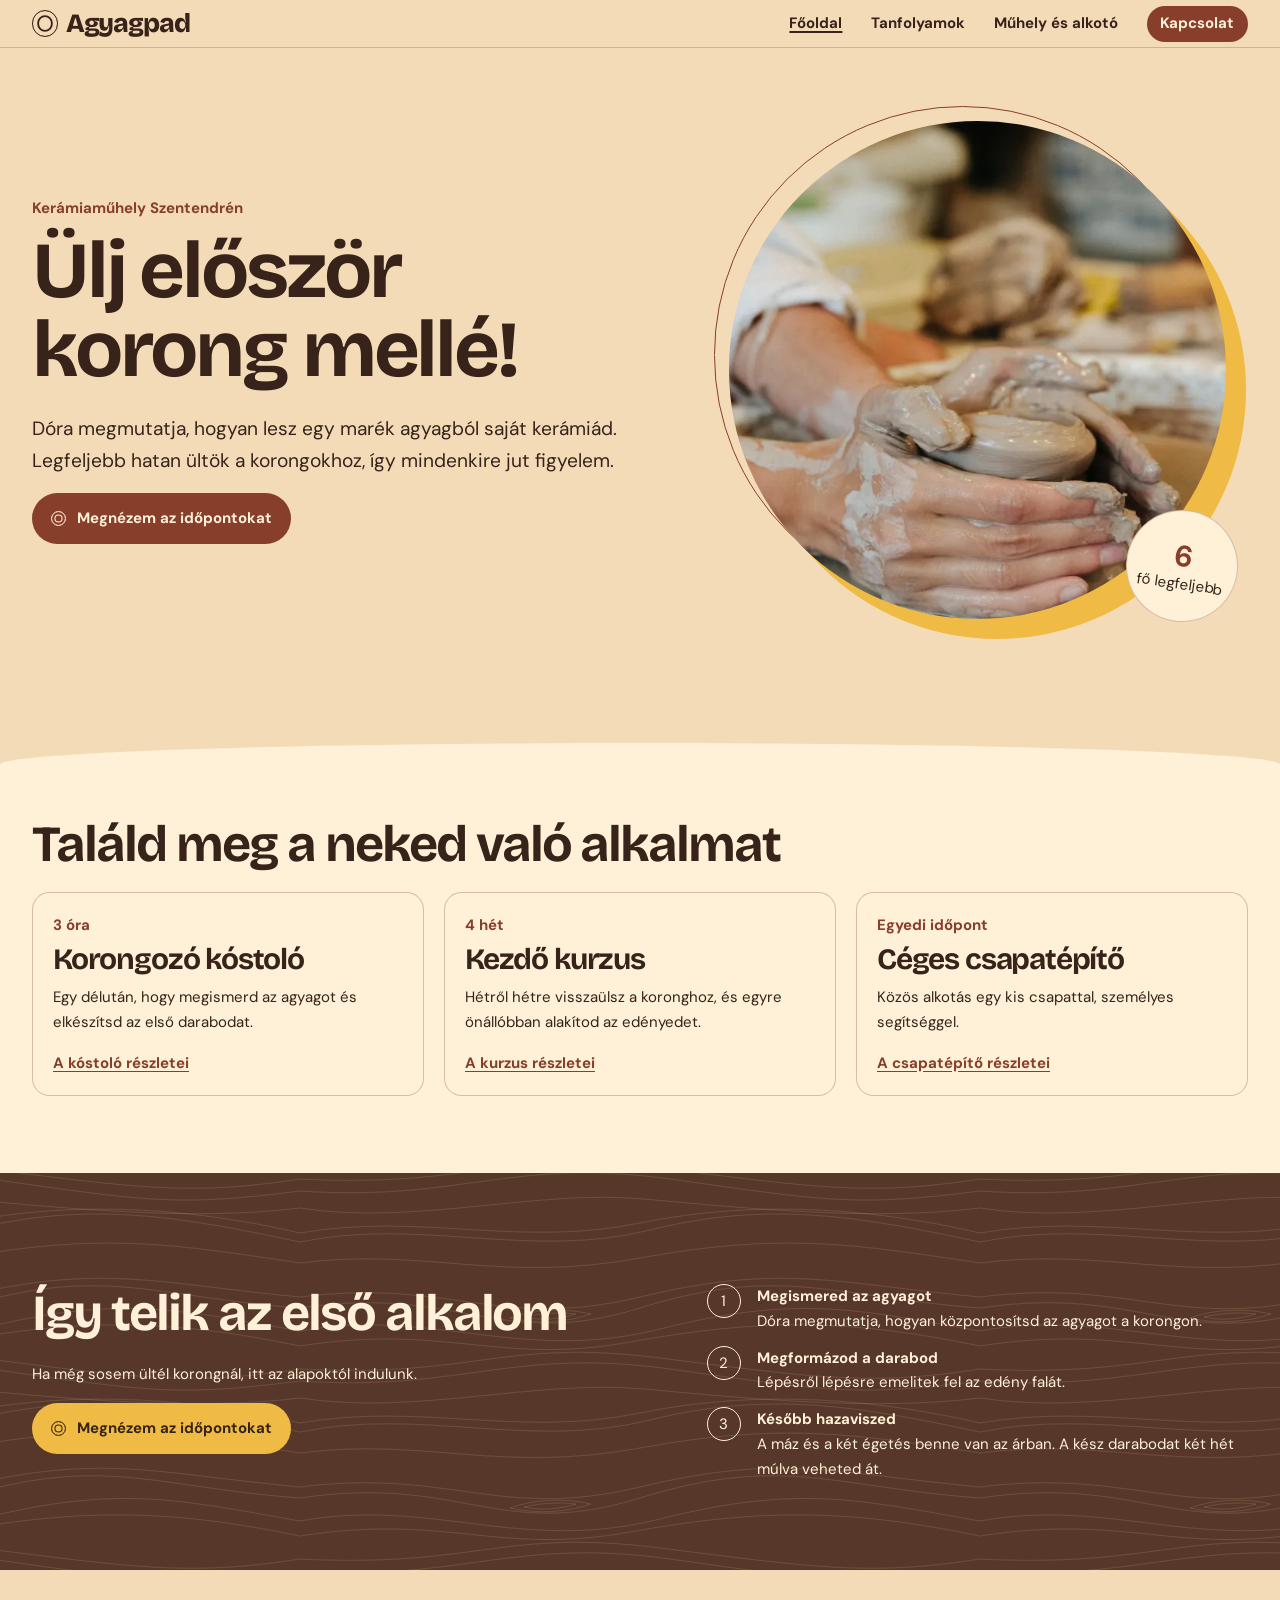
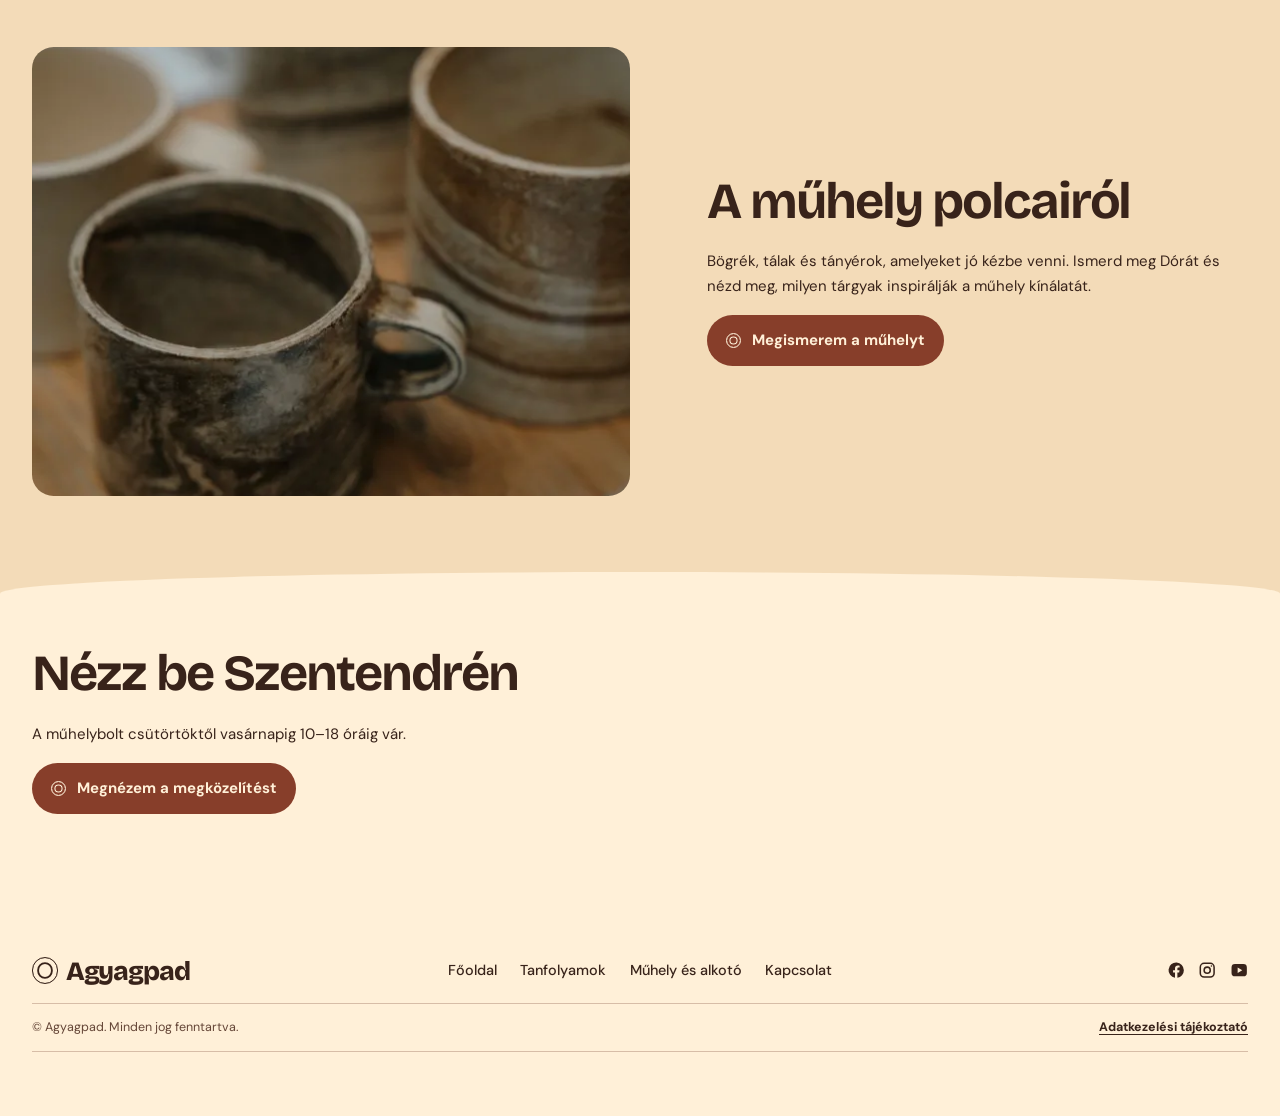
<file: public/index.html>
<!doctype html>
<html lang="hu">
<head>
<meta charset="utf-8">
<meta name="viewport" content="width=device-width,initial-scale=1">
<meta name="description" content="Agyagpad szentendrei kerámiaműhely és kezdő korongozó tanfolyamok.">
<title>Agyagpad | Kerámiaműhely Szentendrén</title>
<link rel="icon" type="image/svg+xml" href="eszkozok/grafikak/agyagpad-bongeszoikon.svg">
<link rel="stylesheet" href="eszkozok/stilus/agyagpad.css">
</head>
<body>
<a class="skip" href="#tartalom">Ugrás a tartalomhoz</a>
<header class="site-header"><div class="wrap"><a class="wordmark" href="index.html"><span class="coil" aria-hidden="true"></span>Agyagpad</a><nav class="desktop-nav" aria-label="Fő navigáció"><a href="index.html" aria-current="page">Főoldal</a><a href="tanfolyamok.html">Tanfolyamok</a><a href="muhely-es-alkoto.html">Műhely és alkotó</a><a href="kapcsolat.html">Kapcsolat</a></nav><details class="site-menu"><summary aria-label="Menü"><span class="menu-bars" aria-hidden="true"></span></summary><nav aria-label="Fő navigáció"><a href="index.html" aria-current="page">Főoldal</a><a href="tanfolyamok.html">Tanfolyamok</a><a href="muhely-es-alkoto.html">Műhely és alkotó</a><a href="kapcsolat.html">Kapcsolat</a></nav></details></div></header>
<main id="tartalom">
<section class="hero wrap"><div><p class="label">Kerámiaműhely Szentendrén</p><h1>Ülj először<br>korong mellé!</h1><p>Dóra megmutatja, hogyan lesz egy marék agyagból saját kerámiád. Legfeljebb hatan ültök a korongokhoz, így mindenkire jut figyelem.</p><a class="button" href="tanfolyamok.html#idopontok"><span class="coil" aria-hidden="true"></span>Megnézem az időpontokat</a></div><figure class="circle"><img src="eszkozok/fotok/korongozas-nyitokep.webp" srcset="eszkozok/fotok/korongozas-nyitokep-mobil.webp 640w, eszkozok/fotok/korongozas-nyitokep.webp 1050w" sizes="(max-width: 780px) min(87vw, 410px), 510px" alt="Egy nő agyagedényt formáz a forgó korongon"><figcaption class="badge"><strong>6</strong> fő legfeljebb</figcaption></figure></section>
<section class="band light"><div class="wrap"><h2>Találd meg a neked való alkalmat</h2><div class="grid"><article class="tile"><p class="label">3 óra</p><h3>Korongozó kóstoló</h3><p>Egy délután, hogy megismerd az agyagot és elkészítsd az első darabodat.</p><a href="tanfolyamok.html#kostolo">A kóstoló részletei</a></article><article class="tile"><p class="label">4 hét</p><h3>Kezdő kurzus</h3><p>Hétről hétre visszaülsz a koronghoz, és egyre önállóbban alakítod az edényedet.</p><a href="tanfolyamok.html#kurzus">A kurzus részletei</a></article><article class="tile"><p class="label">Egyedi időpont</p><h3>Céges csapatépítő</h3><p>Közös alkotás egy kis csapattal, személyes segítséggel.</p><a href="tanfolyamok.html#csapatepito">A csapatépítő részletei</a></article></div></div></section>
<section class="band wood"><div class="wrap split"><div><h2>Így telik az első alkalom</h2><p>Ha még sosem ültél korongnál, itt az alapoktól indulunk.</p><a class="button" href="tanfolyamok.html#idopontok"><span class="coil" aria-hidden="true"></span>Megnézem az időpontokat</a></div><ol class="steps"><li><div><strong>Megismered az agyagot</strong>Dóra megmutatja, hogyan központosítsd az agyagot a korongon.</div></li><li><div><strong>Megformázod a darabod</strong>Lépésről lépésre emelitek fel az edény falát.</div></li><li><div><strong>Később hazaviszed</strong>A máz és a két égetés benne van az árban. A kész darabodat két hét múlva veheted át.</div></li></ol></div></section>
<section class="band"><div class="wrap split"><img src="eszkozok/fotok/keramiabogrek.webp" srcset="eszkozok/fotok/keramiabogrek-mobil.webp 600w, eszkozok/fotok/keramiabogrek.webp 1000w" sizes="(max-width: 780px) calc(100vw - 3rem), 560px" loading="lazy" alt="Kézműves kerámiabögrék egy faasztalon"><div><h2>A műhely polcairól</h2><p>Bögrék, tálak és tányérok, amelyeket jó kézbe venni. Ismerd meg Dórát és nézd meg, milyen tárgyak inspirálják a műhely kínálatát.</p><a class="button" href="muhely-es-alkoto.html"><span class="coil" aria-hidden="true"></span>Megismerem a műhelyt</a></div></div></section>
<section class="band light"><div class="wrap"><h2>Nézz be Szentendrén</h2><p>A műhelybolt csütörtöktől vasárnapig 10–18 óráig vár.</p><a class="button" href="kapcsolat.html"><span class="coil" aria-hidden="true"></span>Megnézem a megközelítést</a></div></section>
</main>
<footer class="site-footer">
  <div class="wrap">
    <div class="footer-main">
      <a class="wordmark" href="index.html"><span class="coil" aria-hidden="true"></span>Agyagpad</a>
      <nav aria-label="Lábléc navigáció">
        <a href="index.html">Főoldal</a>
        <a href="tanfolyamok.html">Tanfolyamok</a>
        <a href="muhely-es-alkoto.html">Műhely és alkotó</a>
        <a href="kapcsolat.html">Kapcsolat</a>
      </nav>
      <div class="footer-social" aria-hidden="true">
        <svg viewBox="0 0 24 24" fill="currentColor"><path d="M22 12a10 10 0 1 0-11.56 9.88v-6.99H7.9V12h2.54V9.8c0-2.5 1.49-3.88 3.77-3.88 1.09 0 2.23.2 2.23.2v2.45h-1.26c-1.24 0-1.63.77-1.63 1.56V12h2.77l-.44 2.89h-2.33v6.99A10 10 0 0 0 22 12Z"/></svg>
        <svg viewBox="0 0 24 24" fill="none" stroke="currentColor" stroke-width="2"><rect x="3" y="3" width="18" height="18" rx="5"/><circle cx="12" cy="12" r="4"/><circle cx="17.5" cy="6.5" r="1" fill="currentColor" stroke="none"/></svg>
        <svg viewBox="0 0 24 24" fill="currentColor"><path fill-rule="evenodd" d="M2 8.5A4.5 4.5 0 0 1 6.5 4h11A4.5 4.5 0 0 1 22 8.5v7a4.5 4.5 0 0 1-4.5 4.5h-11A4.5 4.5 0 0 1 2 15.5Zm8 0v7l6-3.5Z"/></svg>
      </div>
    </div>
    <div class="footer-meta">
      <small>© Agyagpad. Minden jog fenntartva.</small>
      <small><a href="adatkezeles.html">Adatkezelési tájékoztató</a></small>
    </div>
  </div>
</footer>
<script src="eszkozok/szkriptek/gorgetesi-animacio.js"></script>
</body>
</html>
</file>
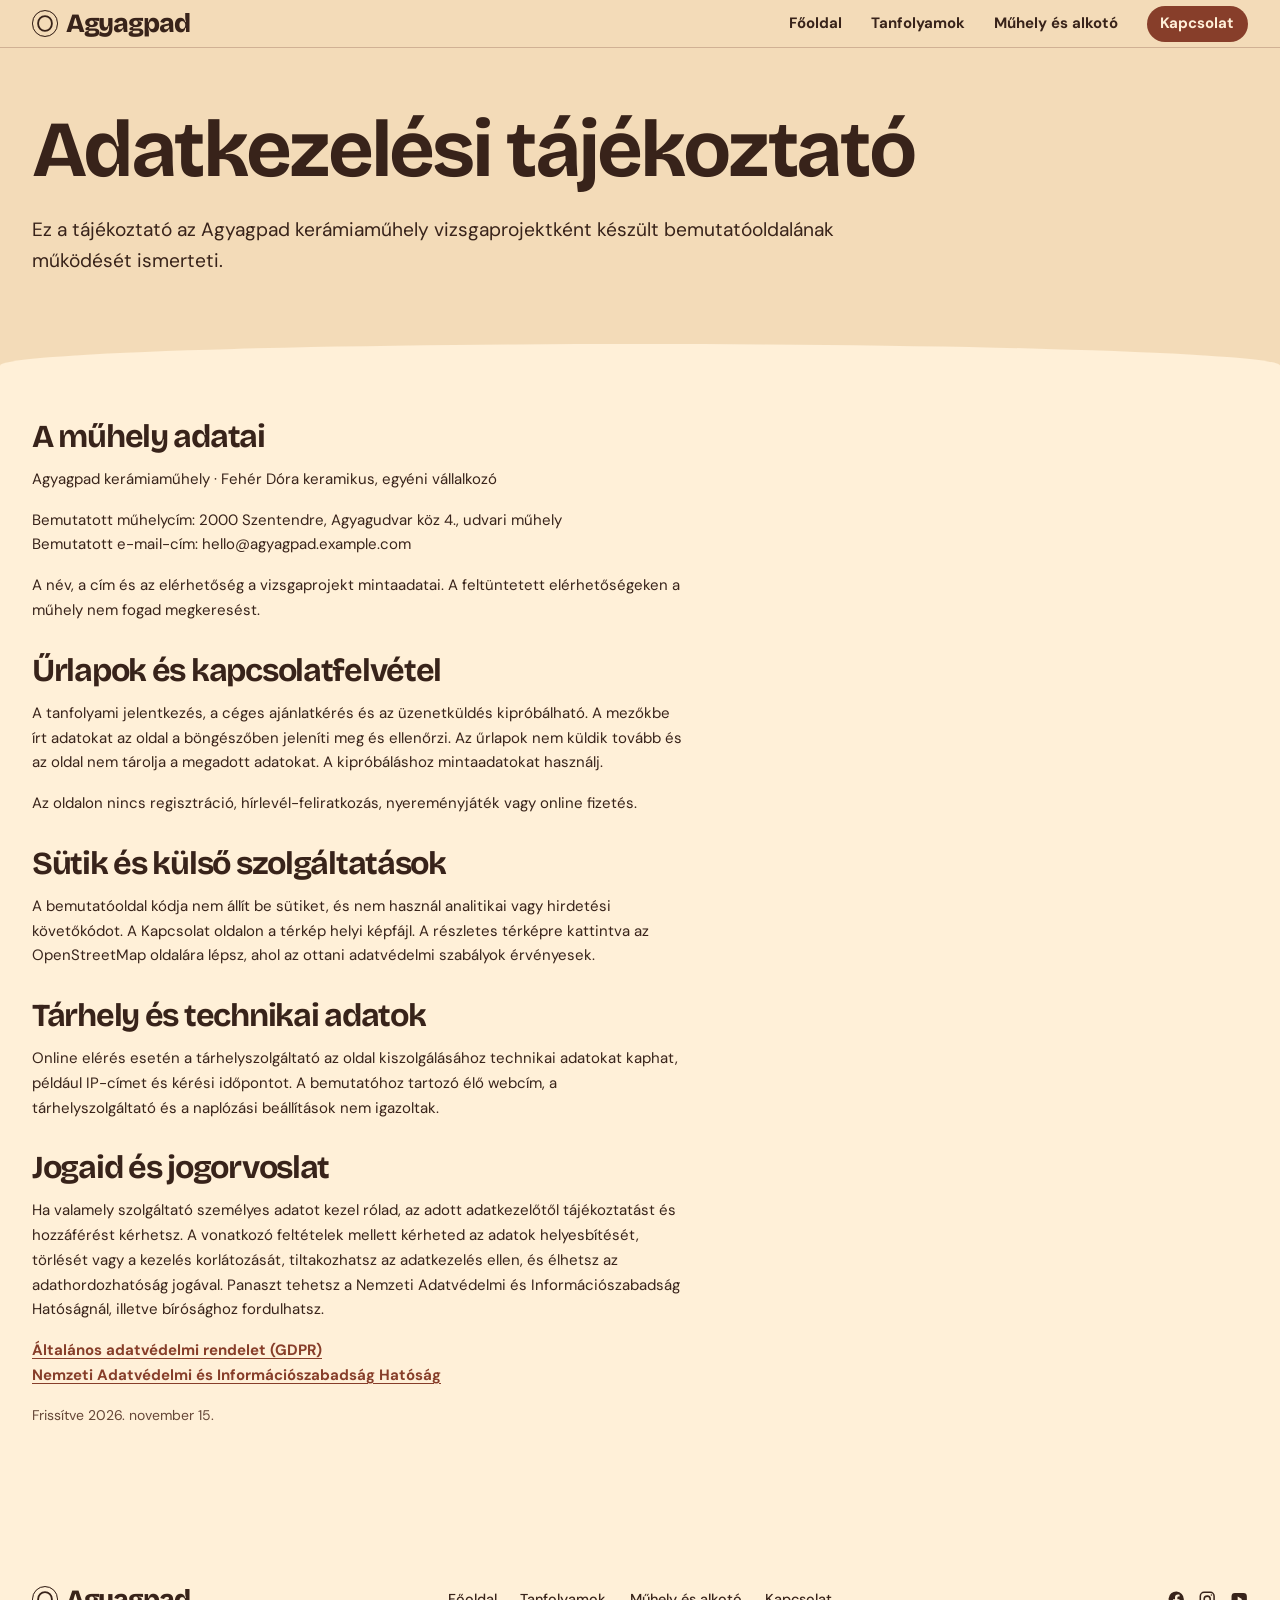
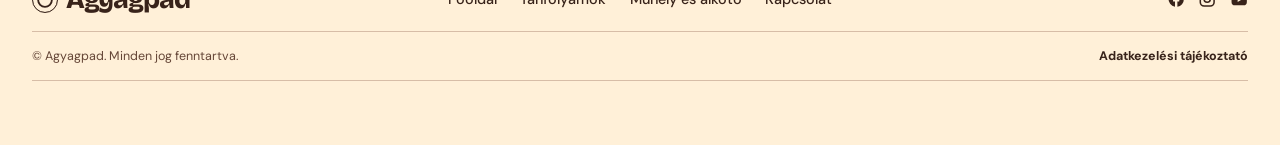
<file: public/adatkezeles.html>
<!doctype html>
<html lang="hu">
<head>
<meta charset="utf-8">
<meta name="viewport" content="width=device-width,initial-scale=1">
<meta name="description" content="Az Agyagpad bemutatóoldal adatkezelési tájékoztatója.">
<title>Adatkezelési tájékoztató | Agyagpad</title>
<link rel="icon" type="image/svg+xml" href="eszkozok/grafikak/agyagpad-bongeszoikon.svg">
<link rel="stylesheet" href="eszkozok/stilus/agyagpad.css">
</head>
<body>
<a class="skip" href="#tartalom">Ugrás a tartalomhoz</a>
<header class="site-header"><div class="wrap"><a class="wordmark" href="index.html"><span class="coil" aria-hidden="true"></span>Agyagpad</a><nav class="desktop-nav" aria-label="Fő navigáció"><a href="index.html">Főoldal</a><a href="tanfolyamok.html">Tanfolyamok</a><a href="muhely-es-alkoto.html">Műhely és alkotó</a><a href="kapcsolat.html">Kapcsolat</a></nav><details class="site-menu"><summary aria-label="Menü"><span class="menu-bars" aria-hidden="true"></span></summary><nav aria-label="Fő navigáció"><a href="index.html">Főoldal</a><a href="tanfolyamok.html">Tanfolyamok</a><a href="muhely-es-alkoto.html">Műhely és alkotó</a><a href="kapcsolat.html">Kapcsolat</a></nav></details></div></header>
<main id="tartalom">
  <header class="page-head wrap">
    <h1>Adatkezelési tájékoztató</h1>
    <p>Ez a tájékoztató az Agyagpad kerámiaműhely vizsgaprojektként készült bemutatóoldalának működését ismerteti.</p>
  </header>
  <section class="band light privacy">
    <div class="wrap">
      <h2>A műhely adatai</h2>
      <p>Agyagpad kerámiaműhely · Fehér Dóra keramikus, egyéni vállalkozó</p>
      <p>Bemutatott műhelycím: 2000 Szentendre, Agyagudvar köz 4., udvari műhely<br>Bemutatott e-mail-cím: hello@agyagpad.example.com</p>
      <p>A név, a cím és az elérhetőség a vizsgaprojekt mintaadatai. A feltüntetett elérhetőségeken a műhely nem fogad megkeresést.</p>

      <h2>Űrlapok és kapcsolatfelvétel</h2>
      <p>A tanfolyami jelentkezés, a céges ajánlatkérés és az üzenetküldés kipróbálható. A mezőkbe írt adatokat az oldal a böngészőben jeleníti meg és ellenőrzi. Az űrlapok nem küldik tovább és az oldal nem tárolja a megadott adatokat. A kipróbáláshoz mintaadatokat használj.</p>
      <p>Az oldalon nincs regisztráció, hírlevél-feliratkozás, nyereményjáték vagy online fizetés.</p>

      <h2>Sütik és külső szolgáltatások</h2>
      <p>A bemutatóoldal kódja nem állít be sütiket, és nem használ analitikai vagy hirdetési követőkódot. A Kapcsolat oldalon a térkép helyi képfájl. A részletes térképre kattintva az OpenStreetMap oldalára lépsz, ahol az ottani adatvédelmi szabályok érvényesek.</p>

      <h2>Tárhely és technikai adatok</h2>
      <p>Online elérés esetén a tárhelyszolgáltató az oldal kiszolgálásához technikai adatokat kaphat, például IP-címet és kérési időpontot. A bemutatóhoz tartozó élő webcím, a tárhelyszolgáltató és a naplózási beállítások nem igazoltak.</p>

      <h2>Jogaid és jogorvoslat</h2>
      <p>Ha valamely szolgáltató személyes adatot kezel rólad, az adott adatkezelőtől tájékoztatást és hozzáférést kérhetsz. A vonatkozó feltételek mellett kérheted az adatok helyesbítését, törlését vagy a kezelés korlátozását, tiltakozhatsz az adatkezelés ellen, és élhetsz az adathordozhatóság jogával. Panaszt tehetsz a Nemzeti Adatvédelmi és Információszabadság Hatóságnál, illetve bírósághoz fordulhatsz.</p>
      <p><a class="text-link" href="https://eur-lex.europa.eu/eli/reg/2016/679/oj?locale=hu">Általános adatvédelmi rendelet (GDPR)</a><br><a class="text-link" href="https://www.naih.hu/">Nemzeti Adatvédelmi és Információszabadság Hatóság</a></p>

      <p class="note">Frissítve <time datetime="2026-11-15">2026. november 15.</time></p>
    </div>
  </section>
</main>
<footer class="site-footer">
  <div class="wrap">
    <div class="footer-main">
      <a class="wordmark" href="index.html"><span class="coil" aria-hidden="true"></span>Agyagpad</a>
      <nav aria-label="Lábléc navigáció">
        <a href="index.html">Főoldal</a>
        <a href="tanfolyamok.html">Tanfolyamok</a>
        <a href="muhely-es-alkoto.html">Műhely és alkotó</a>
        <a href="kapcsolat.html">Kapcsolat</a>
      </nav>
      <div class="footer-social" aria-hidden="true">
        <svg viewBox="0 0 24 24" fill="currentColor"><path d="M22 12a10 10 0 1 0-11.56 9.88v-6.99H7.9V12h2.54V9.8c0-2.5 1.49-3.88 3.77-3.88 1.09 0 2.23.2 2.23.2v2.45h-1.26c-1.24 0-1.63.77-1.63 1.56V12h2.77l-.44 2.89h-2.33v6.99A10 10 0 0 0 22 12Z"/></svg>
        <svg viewBox="0 0 24 24" fill="none" stroke="currentColor" stroke-width="2"><rect x="3" y="3" width="18" height="18" rx="5"/><circle cx="12" cy="12" r="4"/><circle cx="17.5" cy="6.5" r="1" fill="currentColor" stroke="none"/></svg>
        <svg viewBox="0 0 24 24" fill="currentColor"><path fill-rule="evenodd" d="M2 8.5A4.5 4.5 0 0 1 6.5 4h11A4.5 4.5 0 0 1 22 8.5v7a4.5 4.5 0 0 1-4.5 4.5h-11A4.5 4.5 0 0 1 2 15.5Zm8 0v7l6-3.5Z"/></svg>
      </div>
    </div>
    <div class="footer-meta">
      <small>© Agyagpad. Minden jog fenntartva.</small>
      <small aria-current="page">Adatkezelési tájékoztató</small>
    </div>
  </div>
</footer>
</body>
</html>
</file>
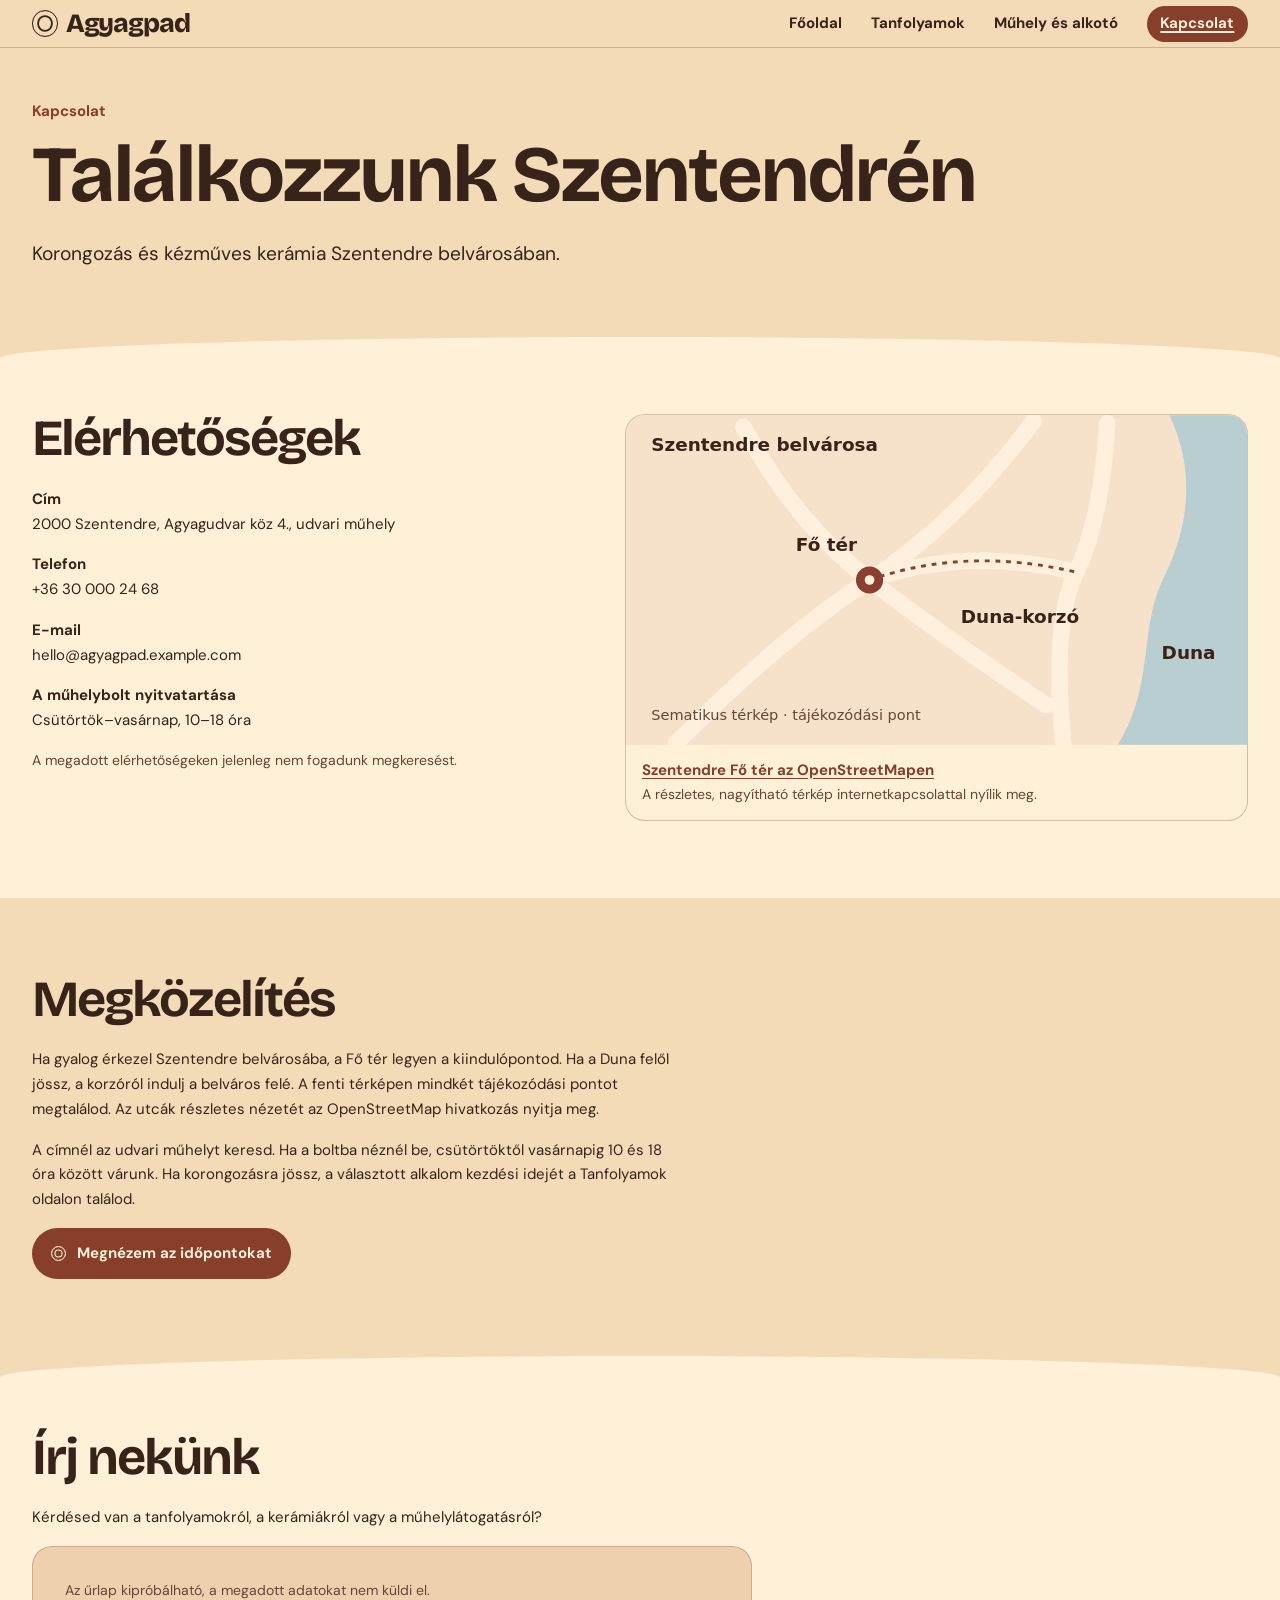
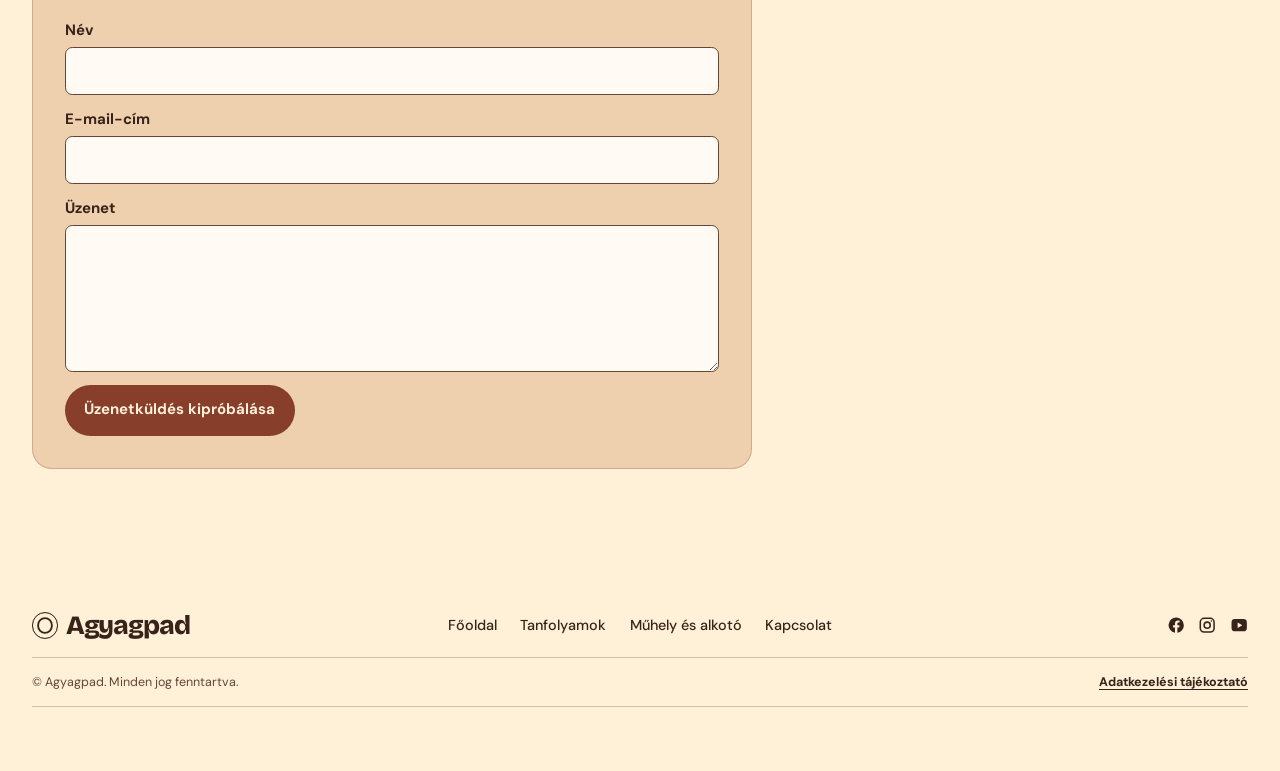
<file: public/kapcsolat.html>
<!doctype html>
<html lang="hu">
<head>
<meta charset="utf-8">
<meta name="viewport" content="width=device-width,initial-scale=1">
<meta name="description" content="Agyagpad szentendrei kerámiaműhely és kezdő korongozó tanfolyamok.">
<title>Kapcsolat | Agyagpad</title>
<link rel="icon" type="image/svg+xml" href="eszkozok/grafikak/agyagpad-bongeszoikon.svg">
<link rel="stylesheet" href="eszkozok/stilus/agyagpad.css">
</head>
<body>
<a class="skip" href="#tartalom">Ugrás a tartalomhoz</a>
<header class="site-header"><div class="wrap"><a class="wordmark" href="index.html"><span class="coil" aria-hidden="true"></span>Agyagpad</a><nav class="desktop-nav" aria-label="Fő navigáció"><a href="index.html">Főoldal</a><a href="tanfolyamok.html">Tanfolyamok</a><a href="muhely-es-alkoto.html">Műhely és alkotó</a><a href="kapcsolat.html" aria-current="page">Kapcsolat</a></nav><details class="site-menu"><summary aria-label="Menü"><span class="menu-bars" aria-hidden="true"></span></summary><nav aria-label="Fő navigáció"><a href="index.html">Főoldal</a><a href="tanfolyamok.html">Tanfolyamok</a><a href="muhely-es-alkoto.html">Műhely és alkotó</a><a href="kapcsolat.html" aria-current="page">Kapcsolat</a></nav></details></div></header>
<main id="tartalom">
<header class="page-head wrap"><p class="label">Kapcsolat</p><h1>Találkozzunk Szentendrén</h1><p>Korongozás és kézműves kerámia Szentendre belvárosában.</p></header>
<section class="band light"><div class="wrap contact"><div><h2>Elérhetőségek</h2><address><dl><dt>Cím</dt><dd>2000 Szentendre, Agyagudvar köz 4., udvari műhely</dd><dt>Telefon</dt><dd>+36 30 000 24 68</dd><dt>E-mail</dt><dd>hello@agyagpad.example.com</dd><dt>A műhelybolt nyitvatartása</dt><dd>Csütörtök–vasárnap, 10–18 óra</dd></dl></address><p class="note">A megadott elérhetőségeken jelenleg nem fogadunk megkeresést.</p></div><figure class="map"><img src="eszkozok/grafikak/szentendre-sematikus-terkep.svg" alt="Sematikus térkép Szentendre belvárosáról a Fő tér és a Duna-korzó jelölésével"><figcaption><a class="text-link" href="https://www.openstreetmap.org/?mlat=47.66783&amp;mlon=19.07639#map=17/47.66783/19.07639">Szentendre Fő tér az OpenStreetMapen</a><br><span class="note">A részletes, nagyítható térkép internetkapcsolattal nyílik meg.</span></figcaption></figure></div></section>
<section class="band">
  <div class="wrap">
    <h2>Megközelítés</h2>
    <p>Ha gyalog érkezel Szentendre belvárosába, a Fő tér legyen a kiindulópontod. Ha a Duna felől jössz, a korzóról indulj a belváros felé. A fenti térképen mindkét tájékozódási pontot megtalálod. Az utcák részletes nézetét az OpenStreetMap hivatkozás nyitja meg.</p>
    <p>A címnél az udvari műhelyt keresd. Ha a boltba néznél be, csütörtöktől vasárnapig 10 és 18 óra között várunk. Ha korongozásra jössz, a választott alkalom kezdési idejét a Tanfolyamok oldalon találod.</p>
    <a class="button" href="tanfolyamok.html#idopontok"><span class="coil" aria-hidden="true"></span>Megnézem az időpontokat</a>
  </div>
</section>
<section class="band light" aria-labelledby="uzenet">
  <div class="wrap">
    <h2 id="uzenet">Írj nekünk</h2>
    <p>Kérdésed van a tanfolyamokról, a kerámiákról vagy a műhelylátogatásról?</p>
    <form class="form" id="kapcsolati-urlap">
      <p class="note">Az űrlap kipróbálható, a megadott adatokat nem küldi el.</p>
      <label>Név<input data-capitalize="words" autocapitalize="words" autocomplete="name" required></label>
      <label>E-mail-cím<input type="email" autocapitalize="off" autocomplete="email" required></label>
      <label>Üzenet<textarea data-capitalize="first" autocapitalize="off" rows="5" required></textarea></label>
      <button class="button" type="submit">Üzenetküldés kipróbálása</button>
      <p class="status" role="status"></p>
    </form>
  </div>
</section>
<script>
  const contactForm = document.querySelector('#kapcsolati-urlap');
  contactForm.addEventListener('submit', event => {
    event.preventDefault();
    contactForm.querySelector('[role="status"]').textContent = 'Az üzenet nem került elküldésre.';
  });
</script>
</main>
<footer class="site-footer">
  <div class="wrap">
    <div class="footer-main">
      <a class="wordmark" href="index.html"><span class="coil" aria-hidden="true"></span>Agyagpad</a>
      <nav aria-label="Lábléc navigáció">
        <a href="index.html">Főoldal</a>
        <a href="tanfolyamok.html">Tanfolyamok</a>
        <a href="muhely-es-alkoto.html">Műhely és alkotó</a>
        <a href="kapcsolat.html">Kapcsolat</a>
      </nav>
      <div class="footer-social" aria-hidden="true">
        <svg viewBox="0 0 24 24" fill="currentColor"><path d="M22 12a10 10 0 1 0-11.56 9.88v-6.99H7.9V12h2.54V9.8c0-2.5 1.49-3.88 3.77-3.88 1.09 0 2.23.2 2.23.2v2.45h-1.26c-1.24 0-1.63.77-1.63 1.56V12h2.77l-.44 2.89h-2.33v6.99A10 10 0 0 0 22 12Z"/></svg>
        <svg viewBox="0 0 24 24" fill="none" stroke="currentColor" stroke-width="2"><rect x="3" y="3" width="18" height="18" rx="5"/><circle cx="12" cy="12" r="4"/><circle cx="17.5" cy="6.5" r="1" fill="currentColor" stroke="none"/></svg>
        <svg viewBox="0 0 24 24" fill="currentColor"><path fill-rule="evenodd" d="M2 8.5A4.5 4.5 0 0 1 6.5 4h11A4.5 4.5 0 0 1 22 8.5v7a4.5 4.5 0 0 1-4.5 4.5h-11A4.5 4.5 0 0 1 2 15.5Zm8 0v7l6-3.5Z"/></svg>
      </div>
    </div>
    <div class="footer-meta">
      <small>© Agyagpad. Minden jog fenntartva.</small>
      <small><a href="adatkezeles.html">Adatkezelési tájékoztató</a></small>
    </div>
  </div>
</footer>
<script src="eszkozok/szkriptek/urlap-mezok-formazasa.js"></script>
<script src="eszkozok/szkriptek/gorgetesi-animacio.js"></script>
</body>
</html>
</file>
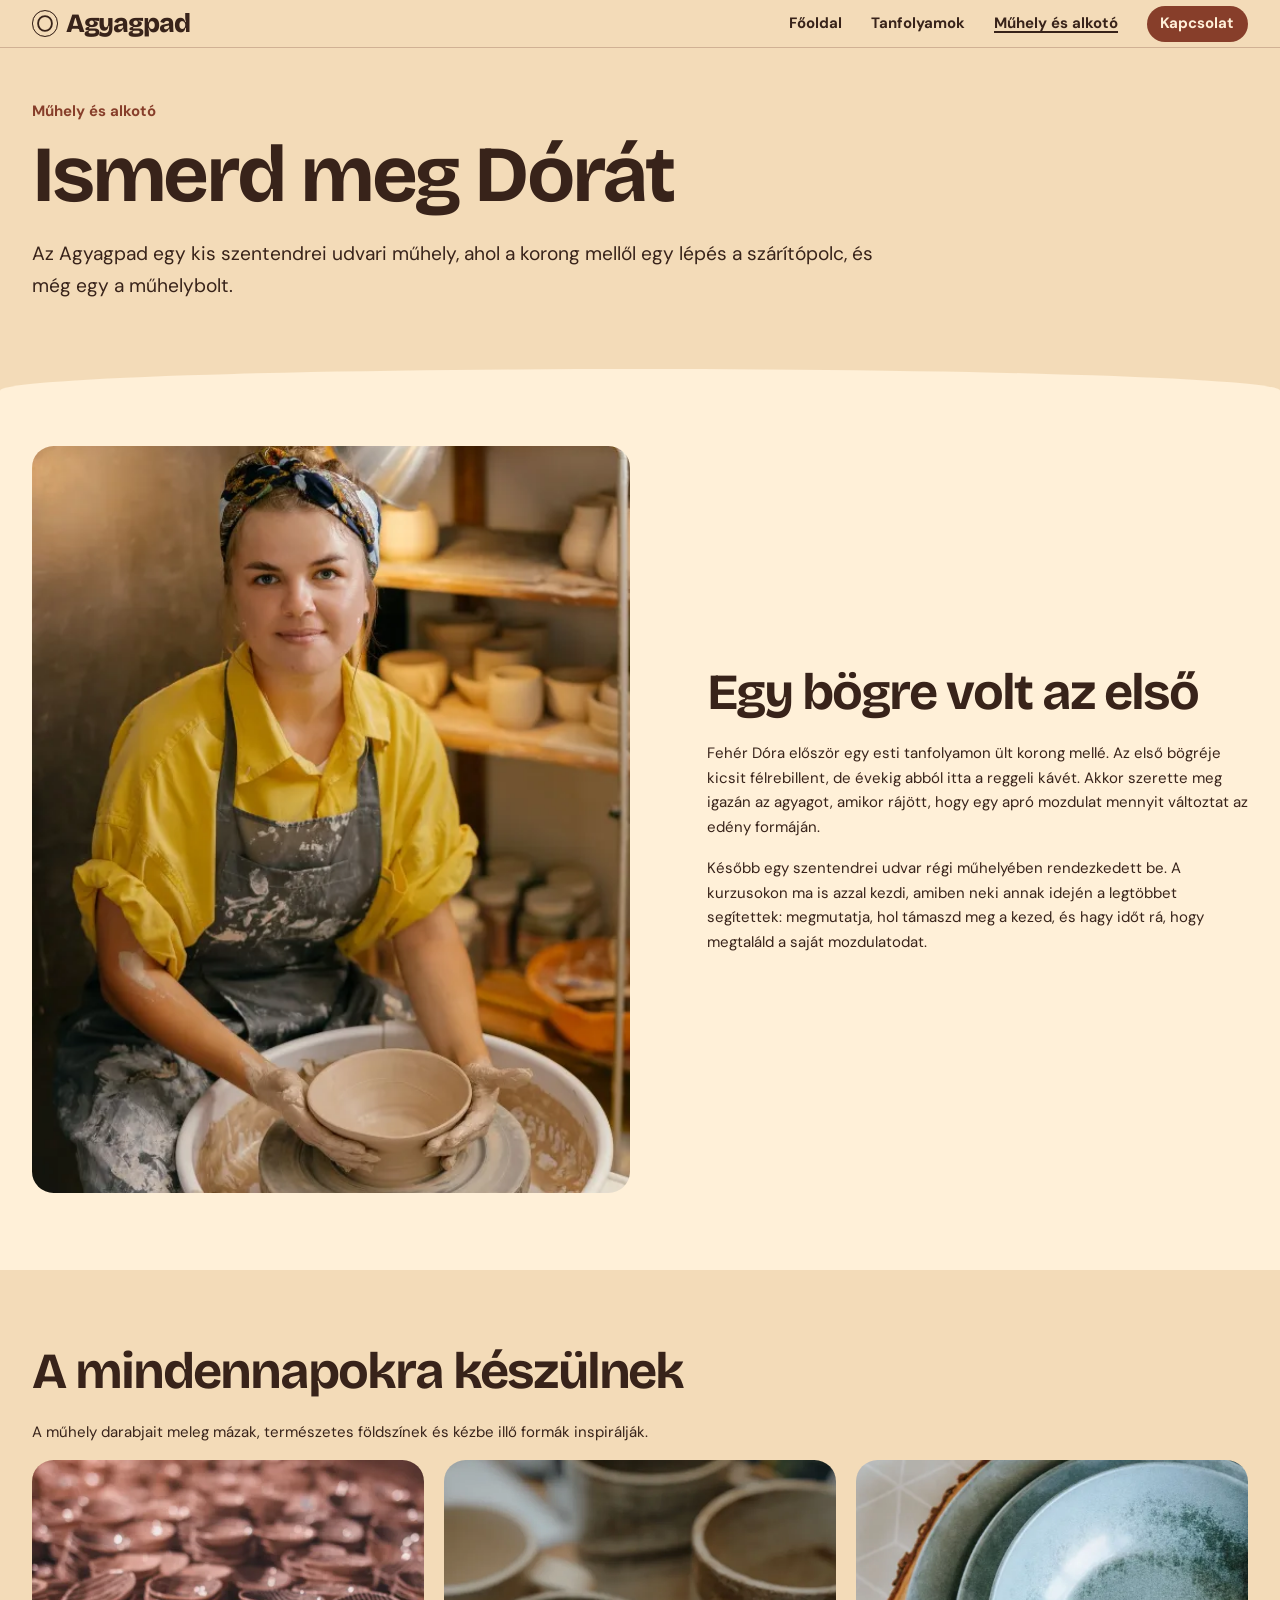
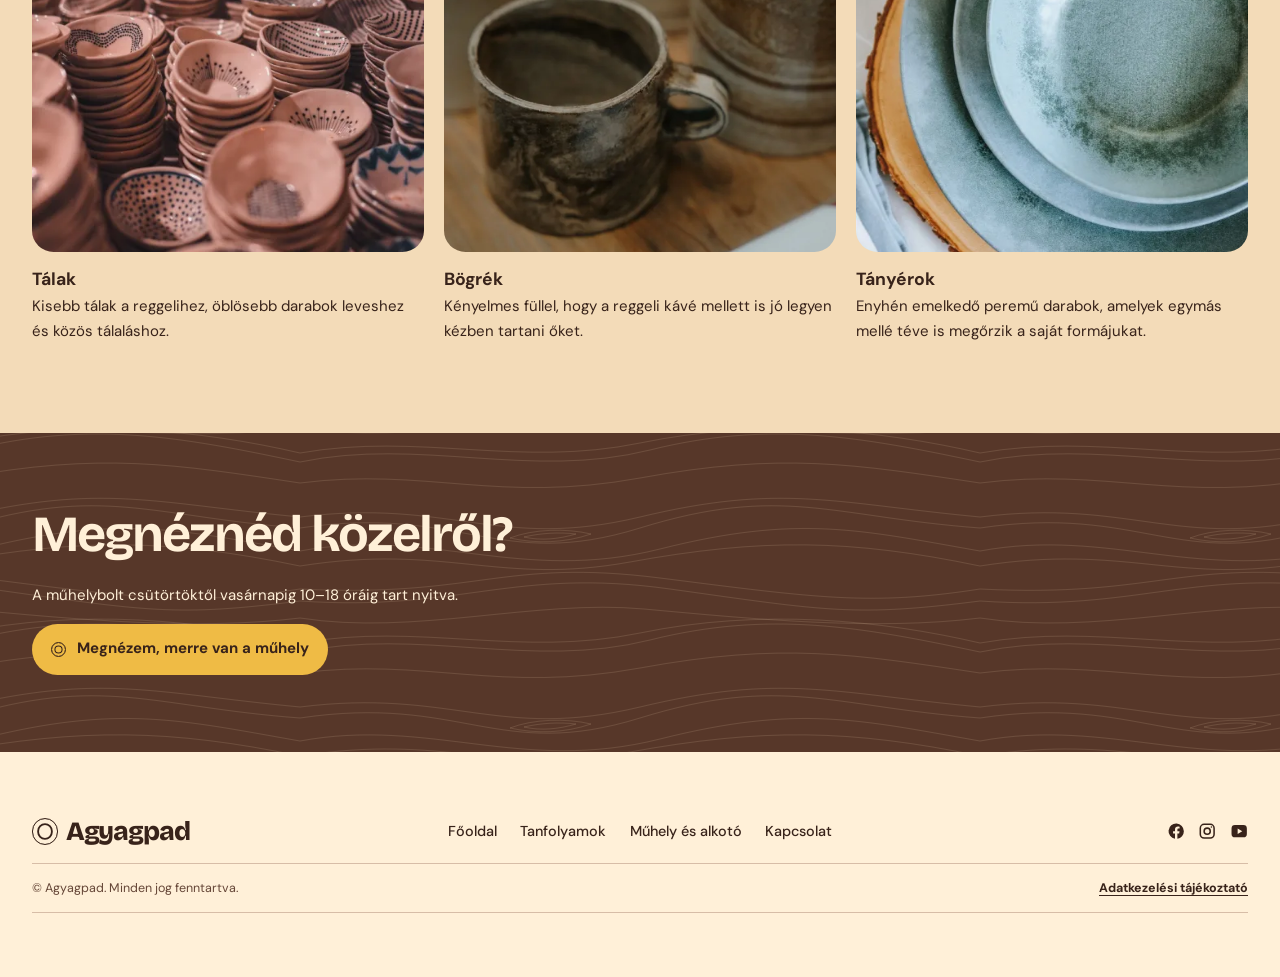
<file: public/muhely-es-alkoto.html>
<!doctype html>
<html lang="hu">
<head>
<meta charset="utf-8">
<meta name="viewport" content="width=device-width,initial-scale=1">
<meta name="description" content="Agyagpad szentendrei kerámiaműhely és kezdő korongozó tanfolyamok.">
<title>Műhely és alkotó | Agyagpad</title>
<link rel="icon" type="image/svg+xml" href="eszkozok/grafikak/agyagpad-bongeszoikon.svg">
<link rel="stylesheet" href="eszkozok/stilus/agyagpad.css">
</head>
<body>
<a class="skip" href="#tartalom">Ugrás a tartalomhoz</a>
<header class="site-header"><div class="wrap"><a class="wordmark" href="index.html"><span class="coil" aria-hidden="true"></span>Agyagpad</a><nav class="desktop-nav" aria-label="Fő navigáció"><a href="index.html">Főoldal</a><a href="tanfolyamok.html">Tanfolyamok</a><a href="muhely-es-alkoto.html" aria-current="page">Műhely és alkotó</a><a href="kapcsolat.html">Kapcsolat</a></nav><details class="site-menu"><summary aria-label="Menü"><span class="menu-bars" aria-hidden="true"></span></summary><nav aria-label="Fő navigáció"><a href="index.html">Főoldal</a><a href="tanfolyamok.html">Tanfolyamok</a><a href="muhely-es-alkoto.html" aria-current="page">Műhely és alkotó</a><a href="kapcsolat.html">Kapcsolat</a></nav></details></div></header>
<main id="tartalom">
<header class="page-head wrap"><p class="label">Műhely és alkotó</p><h1>Ismerd meg Dórát</h1><p>Az Agyagpad egy kis szentendrei udvari műhely, ahol a korong mellől egy lépés a szárítópolc, és még egy a műhelybolt.</p></header>
<section class="band light"><div class="wrap split"><figure class="potter-portrait"><img src="eszkozok/fotok/feher-dora-muhelyportre.webp" srcset="eszkozok/fotok/feher-dora-muhelyportre-mobil.webp 560w, eszkozok/fotok/feher-dora-muhelyportre.webp 900w" sizes="(max-width: 780px) calc(100vw - 3rem), 560px" alt="Szőkésbarna hajú keramikus agyagtálat formáz, mögötte kerámiák sorakoznak a polcon"></figure><div><h2>Egy bögre volt az első</h2><p>Fehér Dóra először egy esti tanfolyamon ült korong mellé. Az első bögréje kicsit félrebillent, de évekig abból itta a reggeli kávét. Akkor szerette meg igazán az agyagot, amikor rájött, hogy egy apró mozdulat mennyit változtat az edény formáján.</p><p>Később egy szentendrei udvar régi műhelyében rendezkedett be. A kurzusokon ma is azzal kezdi, amiben neki annak idején a legtöbbet segítettek: megmutatja, hol támaszd meg a kezed, és hagy időt rá, hogy megtaláld a saját mozdulatodat.</p></div></div></section>
<section class="band"><div class="wrap"><h2>A mindennapokra készülnek</h2><p>A műhely darabjait meleg mázak, természetes földszínek és kézbe illő formák inspirálják.</p><div class="gallery"><figure><img src="eszkozok/fotok/keramiatalak.webp" srcset="eszkozok/fotok/keramiatalak-mobil.webp 480w, eszkozok/fotok/keramiatalak.webp 800w" sizes="(max-width: 780px) calc(100vw - 3rem), 390px" loading="lazy" alt="Egymásra rakott kézműves kerámiatálak"><figcaption><strong>Tálak</strong>Kisebb tálak a reggelihez, öblösebb darabok leveshez és közös tálaláshoz.</figcaption></figure><figure><img src="eszkozok/fotok/keramiabogrek.webp" srcset="eszkozok/fotok/keramiabogrek-mobil.webp 600w, eszkozok/fotok/keramiabogrek.webp 1000w" sizes="(max-width: 780px) calc(100vw - 3rem), 390px" loading="lazy" alt="Különböző földszínű kerámiabögrék egy faasztalon"><figcaption><strong>Bögrék</strong>Kényelmes füllel, hogy a reggeli kávé mellett is jó legyen kézben tartani őket.</figcaption></figure><figure><img src="eszkozok/fotok/keramiatanyerok.webp" srcset="eszkozok/fotok/keramiatanyerok-mobil.webp 480w, eszkozok/fotok/keramiatanyerok.webp 800w" sizes="(max-width: 780px) calc(100vw - 3rem), 390px" loading="lazy" alt="Kézműves kerámiatányérok közelről"><figcaption><strong>Tányérok</strong>Enyhén emelkedő peremű darabok, amelyek egymás mellé téve is megőrzik a saját formájukat.</figcaption></figure></div></div></section>
<section class="band wood"><div class="wrap"><h2>Megnéznéd közelről?</h2><p>A műhelybolt csütörtöktől vasárnapig 10–18 óráig tart nyitva.</p><a class="button" href="kapcsolat.html"><span class="coil" aria-hidden="true"></span>Megnézem, merre van a műhely</a></div></section>
</main>
<footer class="site-footer">
  <div class="wrap">
    <div class="footer-main">
      <a class="wordmark" href="index.html"><span class="coil" aria-hidden="true"></span>Agyagpad</a>
      <nav aria-label="Lábléc navigáció">
        <a href="index.html">Főoldal</a>
        <a href="tanfolyamok.html">Tanfolyamok</a>
        <a href="muhely-es-alkoto.html">Műhely és alkotó</a>
        <a href="kapcsolat.html">Kapcsolat</a>
      </nav>
      <div class="footer-social" aria-hidden="true">
        <svg viewBox="0 0 24 24" fill="currentColor"><path d="M22 12a10 10 0 1 0-11.56 9.88v-6.99H7.9V12h2.54V9.8c0-2.5 1.49-3.88 3.77-3.88 1.09 0 2.23.2 2.23.2v2.45h-1.26c-1.24 0-1.63.77-1.63 1.56V12h2.77l-.44 2.89h-2.33v6.99A10 10 0 0 0 22 12Z"/></svg>
        <svg viewBox="0 0 24 24" fill="none" stroke="currentColor" stroke-width="2"><rect x="3" y="3" width="18" height="18" rx="5"/><circle cx="12" cy="12" r="4"/><circle cx="17.5" cy="6.5" r="1" fill="currentColor" stroke="none"/></svg>
        <svg viewBox="0 0 24 24" fill="currentColor"><path fill-rule="evenodd" d="M2 8.5A4.5 4.5 0 0 1 6.5 4h11A4.5 4.5 0 0 1 22 8.5v7a4.5 4.5 0 0 1-4.5 4.5h-11A4.5 4.5 0 0 1 2 15.5Zm8 0v7l6-3.5Z"/></svg>
      </div>
    </div>
    <div class="footer-meta">
      <small>© Agyagpad. Minden jog fenntartva.</small>
      <small><a href="adatkezeles.html">Adatkezelési tájékoztató</a></small>
    </div>
  </div>
</footer>
<script src="eszkozok/szkriptek/gorgetesi-animacio.js"></script>
</body>
</html>
</file>
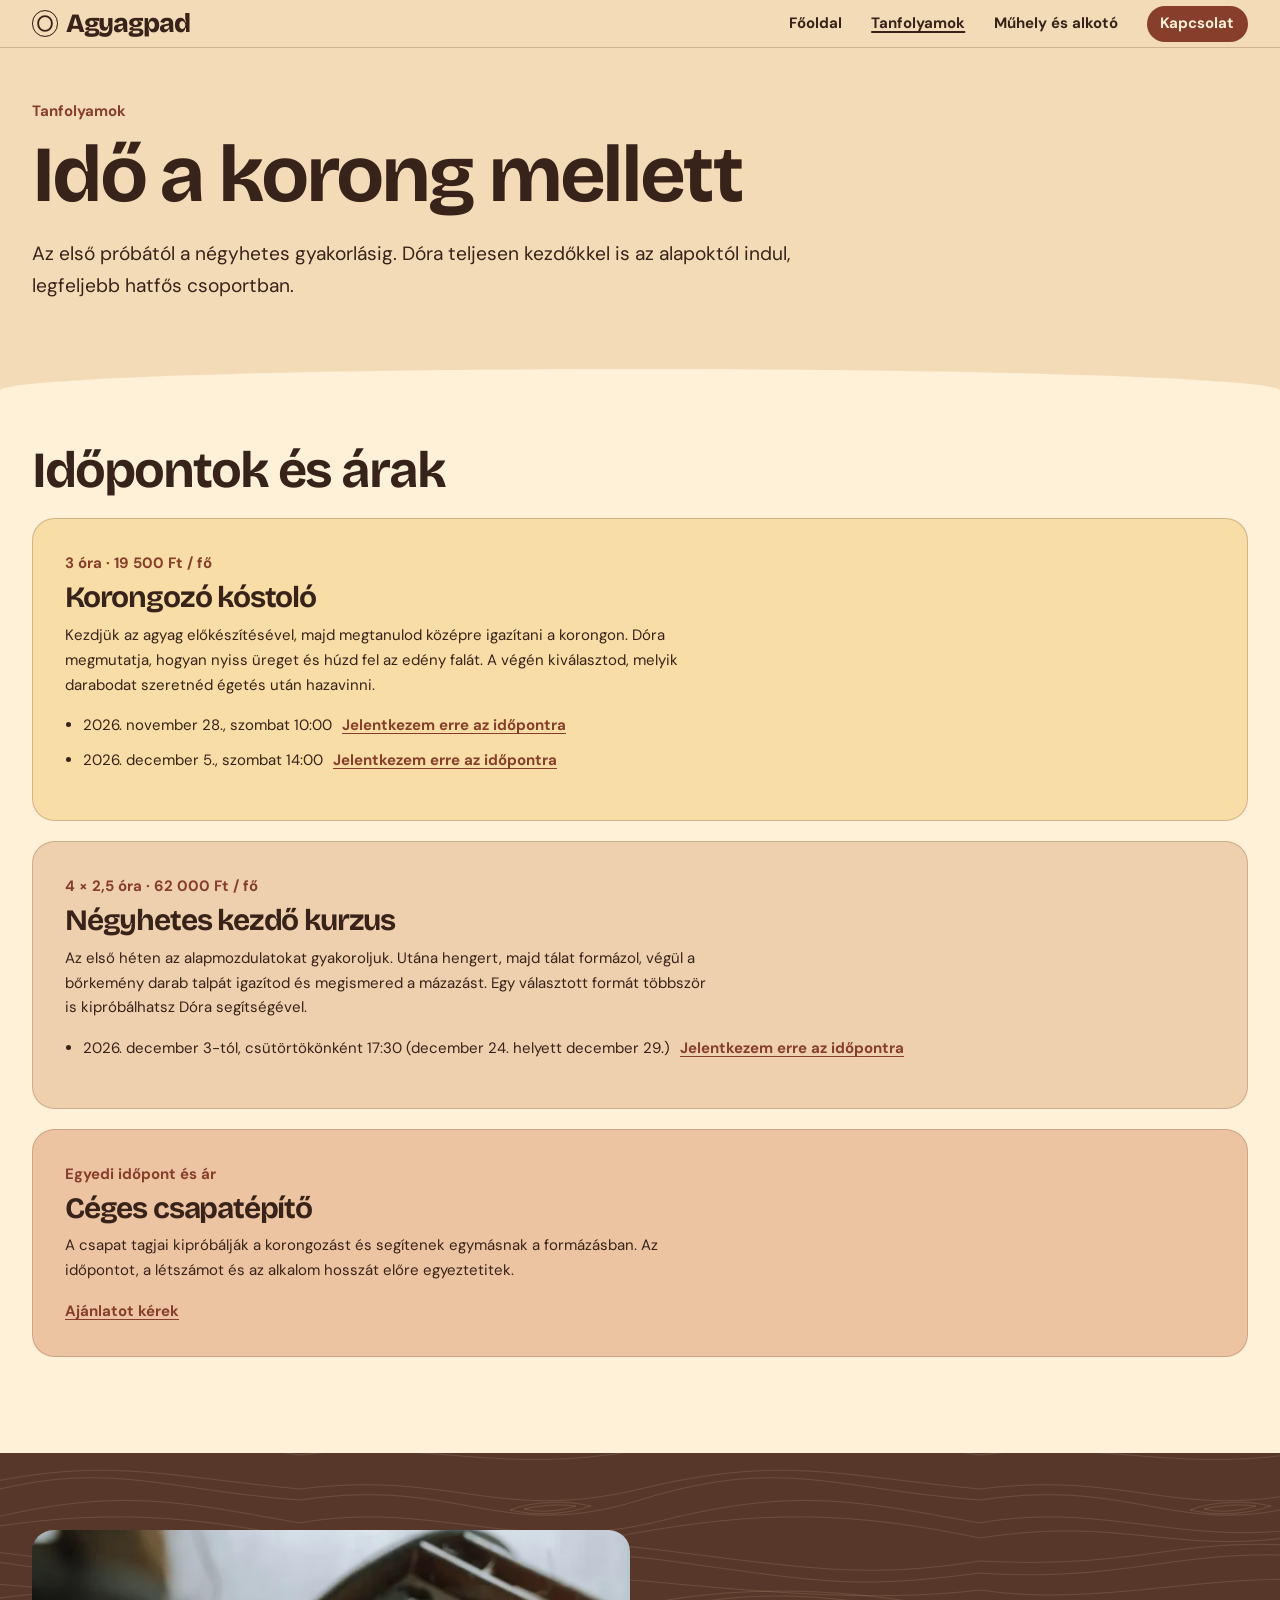
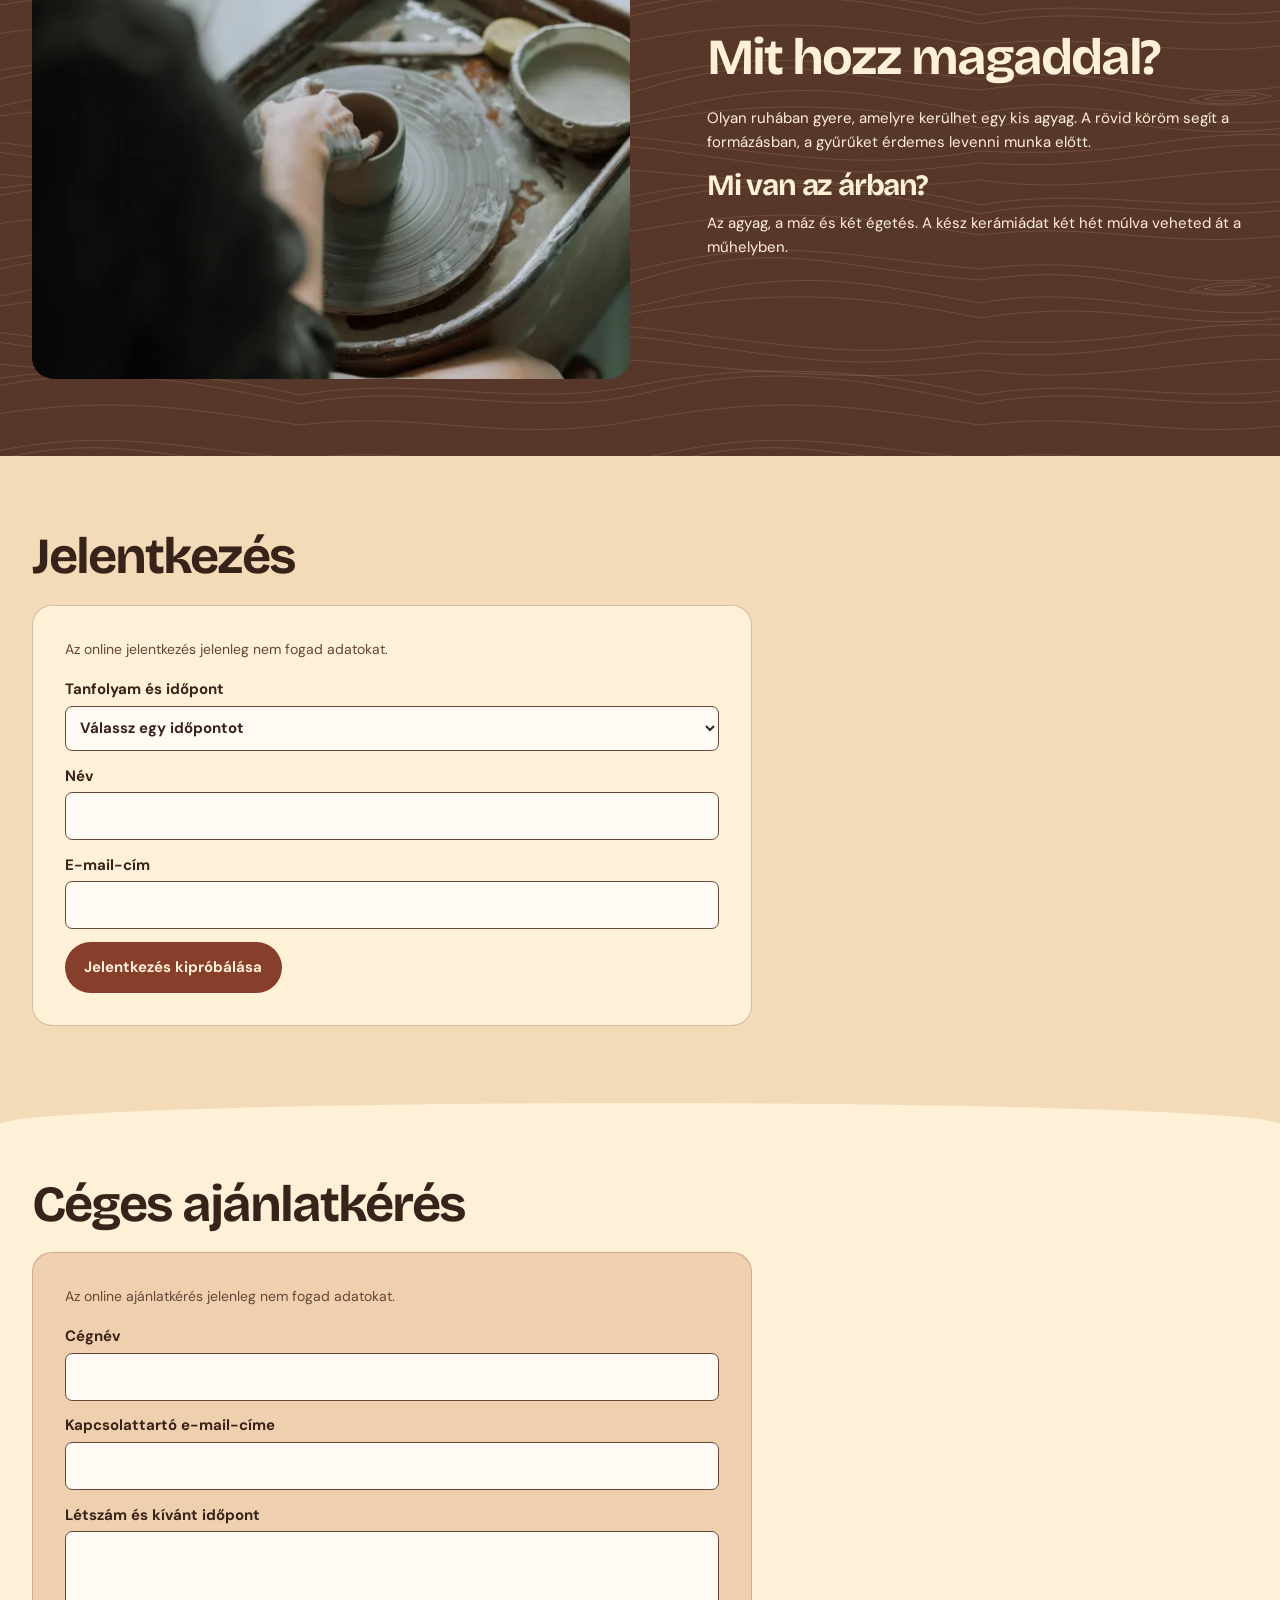
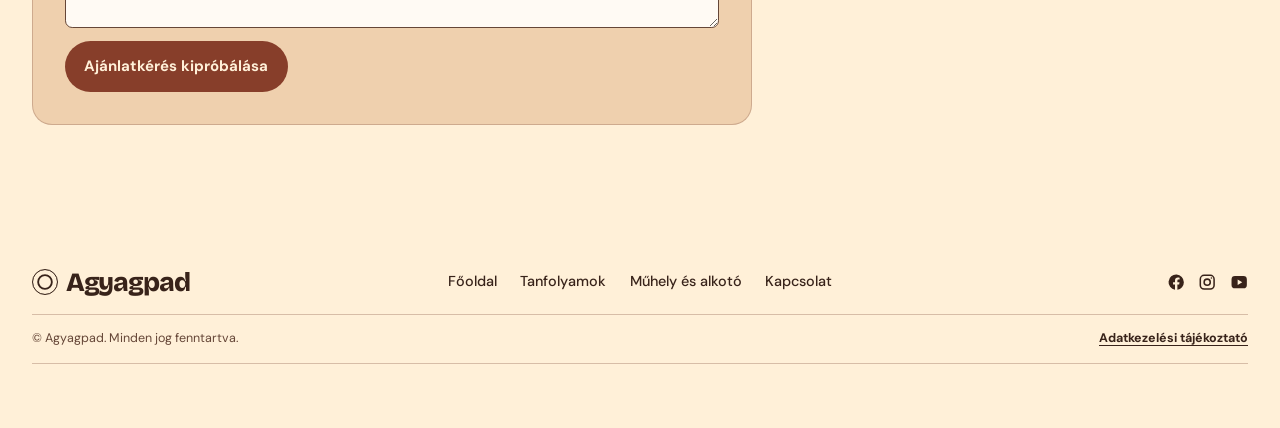
<file: public/tanfolyamok.html>
<!doctype html>
<html lang="hu">
<head>
<meta charset="utf-8">
<meta name="viewport" content="width=device-width,initial-scale=1">
<meta name="description" content="Agyagpad szentendrei kerámiaműhely és kezdő korongozó tanfolyamok.">
<title>Tanfolyamok | Agyagpad</title>
<link rel="icon" type="image/svg+xml" href="eszkozok/grafikak/agyagpad-bongeszoikon.svg">
<link rel="stylesheet" href="eszkozok/stilus/agyagpad.css">
</head>
<body>
<a class="skip" href="#tartalom">Ugrás a tartalomhoz</a>
<header class="site-header"><div class="wrap"><a class="wordmark" href="index.html"><span class="coil" aria-hidden="true"></span>Agyagpad</a><nav class="desktop-nav" aria-label="Fő navigáció"><a href="index.html">Főoldal</a><a href="tanfolyamok.html" aria-current="page">Tanfolyamok</a><a href="muhely-es-alkoto.html">Műhely és alkotó</a><a href="kapcsolat.html">Kapcsolat</a></nav><details class="site-menu"><summary aria-label="Menü"><span class="menu-bars" aria-hidden="true"></span></summary><nav aria-label="Fő navigáció"><a href="index.html">Főoldal</a><a href="tanfolyamok.html" aria-current="page">Tanfolyamok</a><a href="muhely-es-alkoto.html">Műhely és alkotó</a><a href="kapcsolat.html">Kapcsolat</a></nav></details></div></header>
<main id="tartalom">
<header class="page-head wrap"><p class="label">Tanfolyamok</p><h1>Idő a korong mellett</h1><p>Az első próbától a négyhetes gyakorlásig. Dóra teljesen kezdőkkel is az alapoktól indul, legfeljebb hatfős csoportban.</p></header>
<section class="band light" id="idopontok"><div class="wrap"><h2>Időpontok és árak</h2><article class="session" id="kostolo"><p class="label">3 óra · 19 500 Ft / fő</p><h3>Korongozó kóstoló</h3><p>Kezdjük az agyag előkészítésével, majd megtanulod középre igazítani a korongon. Dóra megmutatja, hogyan nyiss üreget és húzd fel az edény falát. A végén kiválasztod, melyik darabodat szeretnéd égetés után hazavinni.</p><ul class="session-list"><li>2026. november 28., szombat 10:00 <a class="text-link" href="?alkalom=kostolo-1#jelentkezes">Jelentkezem erre az időpontra</a></li><li>2026. december 5., szombat 14:00 <a class="text-link" href="?alkalom=kostolo-2#jelentkezes">Jelentkezem erre az időpontra</a></li></ul></article><article class="session" id="kurzus"><p class="label">4 × 2,5 óra · 62 000 Ft / fő</p><h3>Négyhetes kezdő kurzus</h3><p>Az első héten az alapmozdulatokat gyakoroljuk. Utána hengert, majd tálat formázol, végül a bőrkemény darab talpát igazítod és megismered a mázazást. Egy választott formát többször is kipróbálhatsz Dóra segítségével.</p><ul class="session-list"><li>2026. december 3-tól, csütörtökönként 17:30 (december 24. helyett december 29.) <a class="text-link" href="?alkalom=kurzus-1#jelentkezes">Jelentkezem erre az időpontra</a></li></ul></article><article class="session" id="csapatepito"><p class="label">Egyedi időpont és ár</p><h3>Céges csapatépítő</h3><p>A csapat tagjai kipróbálják a korongozást és segítenek egymásnak a formázásban. Az időpontot, a létszámot és az alkalom hosszát előre egyeztetitek.</p><a class="text-link" href="#ajanlatkeres">Ajánlatot kérek</a></article></div></section>
<section class="band wood"><div class="wrap split"><figure><img src="eszkozok/fotok/agyagformazas-tanfolyam.webp" srcset="eszkozok/fotok/agyagformazas-tanfolyam-mobil.webp 600w, eszkozok/fotok/agyagformazas-tanfolyam.webp 960w" sizes="(max-width: 780px) calc(100vw - 3rem), 560px" loading="lazy" alt="Keramikusnő agyagedényt formáz a korongon"></figure><div><h2>Mit hozz magaddal?</h2><p>Olyan ruhában gyere, amelyre kerülhet egy kis agyag. A rövid köröm segít a formázásban, a gyűrűket érdemes levenni munka előtt.</p><h3>Mi van az árban?</h3><p>Az agyag, a máz és két égetés. A kész kerámiádat két hét múlva veheted át a műhelyben.</p></div></div></section>
<section class="band"><div class="wrap"><h2 id="jelentkezes">Jelentkezés</h2><form class="form" data-demo><p class="note">Az online jelentkezés jelenleg nem fogad adatokat.</p><label>Tanfolyam és időpont<select id="alkalom" required><option value="">Válassz egy időpontot</option><option value="kostolo-1">Korongozó kóstoló · 2026. november 28., szombat 10:00</option><option value="kostolo-2">Korongozó kóstoló · 2026. december 5., szombat 14:00</option><option value="kurzus-1">Négyhetes kezdő kurzus · 2026. december 3-tól, csütörtökönként 17:30 (december 24. helyett december 29.)</option></select></label><label>Név<input data-capitalize="words" autocapitalize="words" required autocomplete="off"></label><label>E-mail-cím<input type="email" autocapitalize="off" required autocomplete="off"></label><button type="submit" class="button">Jelentkezés kipróbálása</button><p class="status" role="status"></p></form></div></section>
<section class="band light"><div class="wrap"><h2 id="ajanlatkeres">Céges ajánlatkérés</h2><form class="form" data-demo><p class="note">Az online ajánlatkérés jelenleg nem fogad adatokat.</p><label>Cégnév<input data-capitalize="words" autocapitalize="words" required autocomplete="off"></label><label>Kapcsolattartó e-mail-címe<input type="email" autocapitalize="off" required autocomplete="off"></label><label>Létszám és kívánt időpont<textarea rows="3" required></textarea></label><button type="submit" class="button">Ajánlatkérés kipróbálása</button><p class="status" role="status"></p></form></div></section>
<script>
const select = document.querySelector('#alkalom');
const selected = new URLSearchParams(location.search).get('alkalom');
if (Array.from(select.options).some(option => option.value === selected)) select.value = selected;
document.querySelectorAll('[data-demo]').forEach(form => {
  form.addEventListener('submit', event => {
    event.preventDefault();
    form.querySelector('[role="status"]').textContent = 'Az űrlap nem küldte el a megadott adatokat.';
    form.reset();
  });
});
</script>
</main>
<footer class="site-footer">
  <div class="wrap">
    <div class="footer-main">
      <a class="wordmark" href="index.html"><span class="coil" aria-hidden="true"></span>Agyagpad</a>
      <nav aria-label="Lábléc navigáció">
        <a href="index.html">Főoldal</a>
        <a href="tanfolyamok.html">Tanfolyamok</a>
        <a href="muhely-es-alkoto.html">Műhely és alkotó</a>
        <a href="kapcsolat.html">Kapcsolat</a>
      </nav>
      <div class="footer-social" aria-hidden="true">
        <svg viewBox="0 0 24 24" fill="currentColor"><path d="M22 12a10 10 0 1 0-11.56 9.88v-6.99H7.9V12h2.54V9.8c0-2.5 1.49-3.88 3.77-3.88 1.09 0 2.23.2 2.23.2v2.45h-1.26c-1.24 0-1.63.77-1.63 1.56V12h2.77l-.44 2.89h-2.33v6.99A10 10 0 0 0 22 12Z"/></svg>
        <svg viewBox="0 0 24 24" fill="none" stroke="currentColor" stroke-width="2"><rect x="3" y="3" width="18" height="18" rx="5"/><circle cx="12" cy="12" r="4"/><circle cx="17.5" cy="6.5" r="1" fill="currentColor" stroke="none"/></svg>
        <svg viewBox="0 0 24 24" fill="currentColor"><path fill-rule="evenodd" d="M2 8.5A4.5 4.5 0 0 1 6.5 4h11A4.5 4.5 0 0 1 22 8.5v7a4.5 4.5 0 0 1-4.5 4.5h-11A4.5 4.5 0 0 1 2 15.5Zm8 0v7l6-3.5Z"/></svg>
      </div>
    </div>
    <div class="footer-meta">
      <small>© Agyagpad. Minden jog fenntartva.</small>
      <small><a href="adatkezeles.html">Adatkezelési tájékoztató</a></small>
    </div>
  </div>
</footer>
<script src="eszkozok/szkriptek/urlap-mezok-formazasa.js"></script>
<script src="eszkozok/szkriptek/gorgetesi-animacio.js"></script>
</body>
</html>
</file>
<file: public/eszkozok/stilus/agyagpad.css>
@import url("../betutipusok/betutipusok.css");
:root{--clay:#8b3f30;--sun:#e6b956;--wood:#614136;--sand:#f6e1cb;--paper:#ffefdd;--ink:#3a2219;--muted:#654637;--line:#9b715d66}
*{box-sizing:border-box}html{scroll-padding-top:5.7rem}body{margin:0;background:var(--sand);color:var(--ink);font:.9375rem/1.65 "DM Sans",system-ui,sans-serif}img{display:block;width:100%;object-fit:cover}figure{margin:0}a{color:inherit;text-underline-offset:.22em}a:focus-visible,button:focus-visible,input:focus-visible,select:focus-visible,textarea:focus-visible{outline:3px solid var(--clay);outline-offset:4px}h1,h2,h3,.wordmark{font-family:"Bricolage Grotesque",system-ui,sans-serif;line-height:.99;letter-spacing:-.04em}h1{font-size:clamp(2.45rem,6.2vw,5.8rem);margin:.15em 0 .3em}h2{font-size:clamp(1.75rem,3.95vw,3.55rem);margin:0 0 .45em}h3{font-size:clamp(1.3rem,2.45vw,1.85rem);margin:0 0 .35em}p{margin:0 0 1rem;max-width:65ch}.wrap{width:min(1216px,calc(100% - 3rem));margin-inline:auto}.skip{position:absolute;top:-10rem;left:1rem}.skip:focus{top:.5rem;z-index:8;background:var(--paper);padding:.5rem}.site-header{position:sticky;top:0;z-index:5;background:var(--sand);border-bottom:1px solid var(--line)}.site-header .wrap{display:flex;align-items:center;justify-content:space-between;gap:1rem;flex-wrap:wrap;padding-block:1rem}.wordmark{display:inline-flex;align-items:center;gap:.45rem;font-size:1.65rem;font-weight:800;text-decoration:none}.coil{display:inline-grid;place-items:center;width:1em;aspect-ratio:1;border:2px solid currentColor;border-radius:50%;flex:none}.coil::after{content:"";width:55%;aspect-ratio:1;border:1px solid currentColor;border-radius:50%}nav{display:flex;flex-wrap:wrap;gap:.2rem 1.8rem}nav a{padding:.25rem 0;font-weight:700;text-decoration:none}nav a:hover,nav [aria-current]{text-decoration:underline;text-decoration-thickness:2px}.button{display:inline-flex;align-items:center;gap:.65rem;min-height:3.2rem;padding:.55rem 1.15rem;background:var(--clay);color:var(--paper);border:1px solid transparent;border-radius:3rem;text-decoration:none;font:700 .9375rem/1.3 "DM Sans",sans-serif;cursor:pointer}.button:hover{background:var(--wood)}.label{font-weight:700;color:var(--clay);margin:0 0 .45rem}.hero,.split{display:grid;grid-template-columns:1.05fr .95fr;gap:clamp(1.75rem,6vw,6rem);align-items:center}.hero{padding-block:clamp(3rem,8vw,7.5rem)}.hero p:not(.label),.page-head p:not(.label){font-size:clamp(1rem,1.55vw,1.2rem)}.circle{position:relative;margin:4%;isolation:isolate}.circle::before,.circle::after{content:"";position:absolute;border-radius:50%;z-index:-1}.circle::before{inset:4% -3% -3% 4%;background:var(--sun)}.circle::after{inset:-3% 3% 3% -3%;border:1px solid var(--clay)}.circle img{aspect-ratio:1;border-radius:50%;object-position:center 54%}.badge{position:absolute;bottom:-.2rem;right:-.7rem;width:7rem;aspect-ratio:1;display:grid;place-content:center;text-align:center;background:var(--paper);border:1px solid var(--line);border-radius:50%;transform:rotate(8deg);line-height:1.2}.badge strong{font-size:1.85rem;color:var(--clay)}.band{padding-block:clamp(2.8rem,6vw,5.8rem)}.light{background:var(--paper);border-radius:50% 50% 0 0 / 1.35rem 1.35rem 0 0}.wood{background:var(--wood) url("../grafikak/faerezet-textura.svg") center/680px auto;color:var(--paper)}.wood .label{color:#ffe1a1}.wood .button{background:var(--sun);color:var(--ink)}.wood .button:hover{background:var(--paper)}.wood a:focus-visible{outline-color:var(--sun)}.grid{display:grid;grid-template-columns:repeat(3,minmax(0,1fr));gap:1.25rem}.tile{padding:1.25rem;background:var(--paper);border:1px solid var(--line);border-radius:1.1rem}.tile a,.text-link{font-weight:700;color:var(--clay)}.page-head{padding-block:clamp(2.75rem,7vw,6rem) clamp(2rem,4vw,3.5rem)}.page-head h1{font-size:clamp(2.45rem,6.2vw,5.1rem)}.split img,.gallery img{border-radius:1.35rem}.split img{aspect-ratio:4/3}.steps{list-style:none;counter-reset:step;padding:0;margin:1.4rem 0 0}.steps li{counter-increment:step;display:grid;grid-template-columns:2.5rem 1fr;gap:.65rem;align-items:start;margin:.75rem 0}.steps li::before{content:counter(step);border:1px solid currentColor;border-radius:50%;width:2rem;line-height:2rem;text-align:center}.steps strong{display:block}.gallery{display:grid;grid-template-columns:repeat(3,minmax(0,1fr));gap:1.25rem}.gallery img{aspect-ratio:1}.gallery figcaption{padding:.8rem 0}.gallery strong{display:block;font-size:1.1rem}.note{color:var(--muted);font-size:.875rem}.wood .note{color:var(--paper)}.session{margin:0 0 1.25rem;padding:clamp(1.2rem,3vw,2rem);border:1px solid var(--line);border-radius:1.4rem;background:var(--paper)}.session p:last-child{margin:0}.session-list{padding-left:1.15rem}.session-list li{margin:.65rem 0}.session-list a{margin-left:.35rem}.form{max-width:45rem;padding:clamp(1rem,3vw,2rem);background:var(--paper);border:1px solid var(--line);border-radius:1.25rem}.form label{display:grid;gap:.25rem;margin:.8rem 0;font-weight:700}.form :is(input,select,textarea){width:100%;padding:.65rem;border:1px solid var(--muted);border-radius:.45rem;background:#fffaf4;font:inherit;color:var(--ink)}.form .status{margin:.8rem 0 0;font-weight:700}.form .status:empty{margin:0}.contact{display:grid;grid-template-columns:1fr 1.15fr;gap:clamp(1.5rem,4vw,4rem);align-items:start}.contact address{font-style:normal}.contact dt{font-weight:800}.contact dd{margin:0 0 1rem}.map{border:1px solid var(--line);border-radius:1.25rem;overflow:hidden;background:var(--paper)}.map figcaption{padding:.8rem 1rem}
@media(max-width:780px){html{scroll-padding-top:7.5rem}.site-header .wrap{gap:.25rem;align-items:flex-start}.site-header nav{width:100%;gap:.2rem 1rem}.hero,.split,.contact{grid-template-columns:1fr}.circle{width:min(87%,410px);justify-self:center;margin-block:.6rem}.grid,.gallery{grid-template-columns:1fr}.gallery img{aspect-ratio:4/3}.badge{width:5.8rem}.hero{gap:2rem}.contact{gap:1.25rem}}@media(max-width:400px){.wrap{width:calc(100% - 2rem)}nav{font-size:.9rem}}

/* Meleg műhelypaletta és a prototípus korongjele */
:root {
  --sand: #f3dbb8;
  --paper: #fff0d8;
  --clay: #873e2a;
  --sun: #efbb45;
  --wood: #573729;
  --ink: #38231a;
}
.circle::before { inset: 4% -4% -4% 4%; }
.coil {
  display: inline-block;
  height: 1em;
  border: .07em solid currentColor;
  box-shadow: inset 0 0 0 .16em var(--coil-bg, var(--sand)), inset 0 0 0 .23em currentColor;
}
.coil::after { content: none; }
.button { --coil-bg: var(--clay); }
.button:hover { --coil-bg: var(--wood); }
.wood .button { --coil-bg: var(--sun); }
.wood .button:hover { --coil-bg: var(--paper); }

#idopontok .session { background: #f8dda6; }
#idopontok .session:nth-of-type(2) { background: #efd0ae; }
#idopontok .session:nth-of-type(3) { background: #edc4a2; }
#ajanlatkeres + .form,
#kapcsolati-urlap { background: #efd0ae; }
.split .potter-portrait img { aspect-ratio: 4 / 5; object-position: center; }

@media (hover: hover) and (prefers-reduced-motion: no-preference) {
  :is(.circle, .split, .gallery) img {
    transition: transform 240ms ease-out;
  }
  :is(.circle, .split, .gallery) img:hover {
    transform: scale(1.025);
  }
}

/* Összecsukható navigáció és kompaktabb nyitóblokk */
html { scroll-padding-top: 5.7rem; }
.site-header .wrap { align-items: center; flex-wrap: nowrap; padding-block: .35rem; }
.site-menu { position: relative; }
.site-menu summary {
  display: flex;
  align-items: center;
  justify-content: center;
  min-height: 2.75rem;
  min-width: 2.75rem;
  padding: .3rem;
  border: 1px solid var(--clay);
  border-radius: 2rem;
  font-weight: 700;
  cursor: pointer;
  list-style: none;
}
.site-menu summary::-webkit-details-marker { display: none; }
.site-menu summary:focus-visible { outline: 3px solid var(--clay); outline-offset: 4px; }
.menu-bars {
  display: inline-block;
  width: 1.1rem;
  height: .8rem;
  border-block: 2px solid currentColor;
  background: linear-gradient(currentColor, currentColor) center / 100% 2px no-repeat;
}
.site-header .site-menu nav {
  position: absolute;
  top: calc(100% + .5rem);
  right: 0;
  display: grid;
  width: max-content;
  min-width: 12rem;
  gap: .15rem;
  padding: .65rem 1rem;
  border: 1px solid var(--line);
  border-radius: .9rem;
  background: var(--paper);
}
.site-menu:not([open]) nav { display: none; }
.hero { padding-top: clamp(1.5rem, 4vw, 3.5rem); }
.page-head { padding-top: clamp(1.5rem, 4vw, 3.5rem); }

.site-header .desktop-nav {
  width: auto;
  align-items: center;
  flex-wrap: nowrap;
}
.site-header .site-menu { display: none; }
.site-header nav a:last-child {
  padding: .35rem .85rem;
  border-radius: 2rem;
  background: var(--clay);
  color: var(--paper);
}
@media (max-width: 700px) {
  .site-header .desktop-nav { display: none; }
  .site-header .site-menu { display: block; }
}

.site-footer {
  --coil-bg: var(--paper);
  padding-block: clamp(1.75rem, 5vw, 4rem);
  background: var(--paper);
}
.footer-main {
  display: grid;
  grid-template-columns: 1fr auto 1fr;
  align-items: center;
  gap: .8rem 1.25rem;
  padding-bottom: 1rem;
}
.footer-main .wordmark { justify-self: start; }
.footer-main nav {
  gap: .25rem clamp(.75rem, 1.8vw, 1.5rem);
  font-size: .9rem;
}
.footer-main nav a { font-weight: 500; }
.footer-social {
  display: flex;
  justify-self: end;
  gap: .8rem;
}
.footer-social svg { width: 1.15rem; height: 1.15rem; }
.footer-meta {
  display: flex;
  justify-content: space-between;
  flex-wrap: wrap;
  gap: .35rem 1rem;
  padding-block: .85rem;
  border-block: 1px solid var(--line);
  color: var(--muted);
}
.footer-meta small:last-child { color: var(--ink); font-weight: 700; }

.privacy h2 { font-size: clamp(1.5rem, 2.5vw, 2rem); }
.privacy h2:not(:first-child) { margin-top: 2rem; }

@media (max-width: 740px) {
  .footer-main { grid-template-columns: 1fr auto; }
  .footer-main nav { grid-row: 2; grid-column: 1 / -1; }
}
</file>
